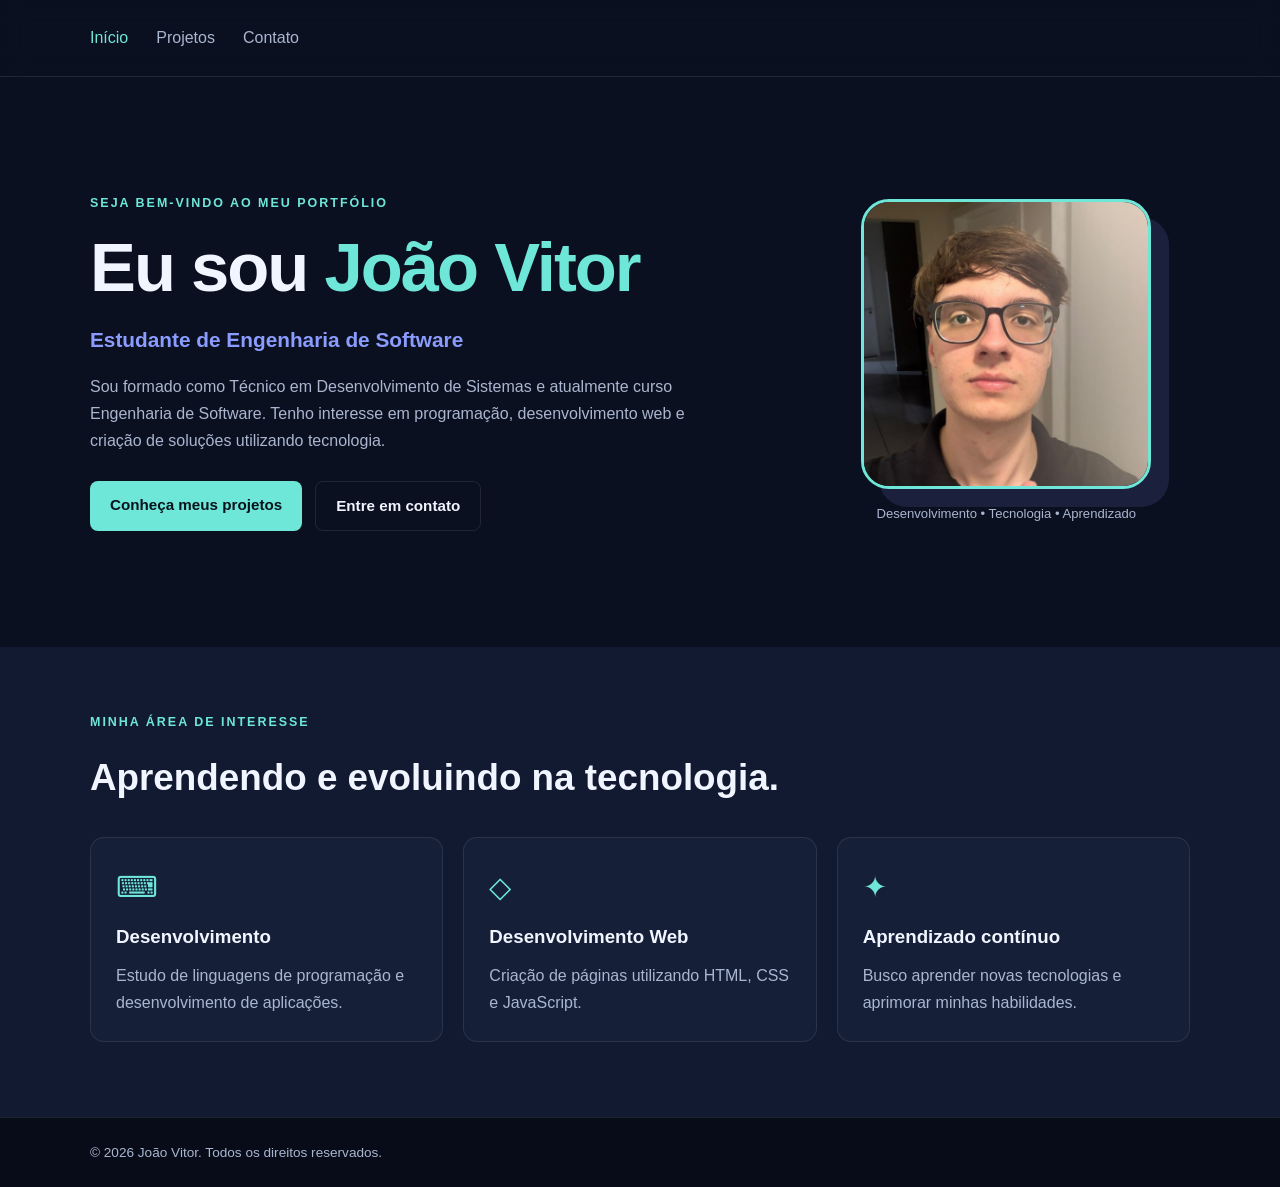
<file: index.html>
<!DOCTYPE html>
<html lang="pt-BR">
<head>
    <meta charset="UTF-8">
    <meta name="viewport" content="width=device-width, initial-scale=1.0">
    <title>Início | João Vitor</title>
    <link rel="stylesheet" href="css/style.css">
    <script src="js/script.js" defer></script>
</head>
<body>

    <header class="cabecalho">
        <nav class="container navegacao">

            <button class="menu-botao" aria-label="Abrir menu" aria-expanded="false">☰</button>

            <ul class="menu">
                <li><a class="ativo" href="index.html">Início</a></li>
                <li><a href="projetos.html">Projetos</a></li>
                <li><a href="contato.html">Contato</a></li>
            </ul>
        </nav>
    </header>

    <main>
        <section class="container hero">

            <div class="hero-conteudo">
                <p class="etiqueta">SEJA BEM-VINDO AO MEU PORTFÓLIO</p>

                <h1>Eu sou <span>João Vitor</span></h1>

                <h2>Estudante de Engenharia de Software</h2>

                <p>
                    Sou formado como Técnico em Desenvolvimento de Sistemas
                    e atualmente curso Engenharia de Software. Tenho interesse
                    em programação, desenvolvimento web e criação de soluções
                    utilizando tecnologia.
                </p>

                <div class="botoes">
                    <a class="botao" href="projetos.html">Conheça meus projetos</a>
                    <a class="botao botao-secundario" href="contato.html">Entre em contato</a>
                </div>
            </div>

            <div class="foto-container">
                <img src="perfil.jpg" alt="MinhaFoto" class="foto-perfil">
                <p>Desenvolvimento • Tecnologia • Aprendizado</p>
            </div>

        </section>

        <section class="secao-destaques">
            <div class="container">

                <p class="etiqueta">MINHA ÁREA DE INTERESSE</p>

                <h2 class="titulo-secao">
                    Aprendendo e evoluindo na tecnologia.
                </h2>

                <div class="grade-cartoes">

                    <article class="cartao">
                        <span class="icone">⌨</span>
                        <h3>Desenvolvimento</h3>
                        <p>
                            Estudo de linguagens de programação e
                            desenvolvimento de aplicações.
                        </p>
                    </article>

                    <article class="cartao">
                        <span class="icone">◇</span>
                        <h3>Desenvolvimento Web</h3>
                        <p>
                            Criação de páginas utilizando HTML,
                            CSS e JavaScript.
                        </p>
                    </article>

                    <article class="cartao">
                        <span class="icone">✦</span>
                        <h3>Aprendizado contínuo</h3>
                        <p>
                            Busco aprender novas tecnologias e
                            aprimorar minhas habilidades.
                        </p>
                    </article>

                </div>
            </div>
        </section>
    </main>

    <footer class="rodape">
        <div class="container rodape-conteudo">
            <p>
                © <span class="ano-atual"></span>
                João Vitor. Todos os direitos reservados.
            </p>
        </div>
    </footer>

</body>
</html>
</file>
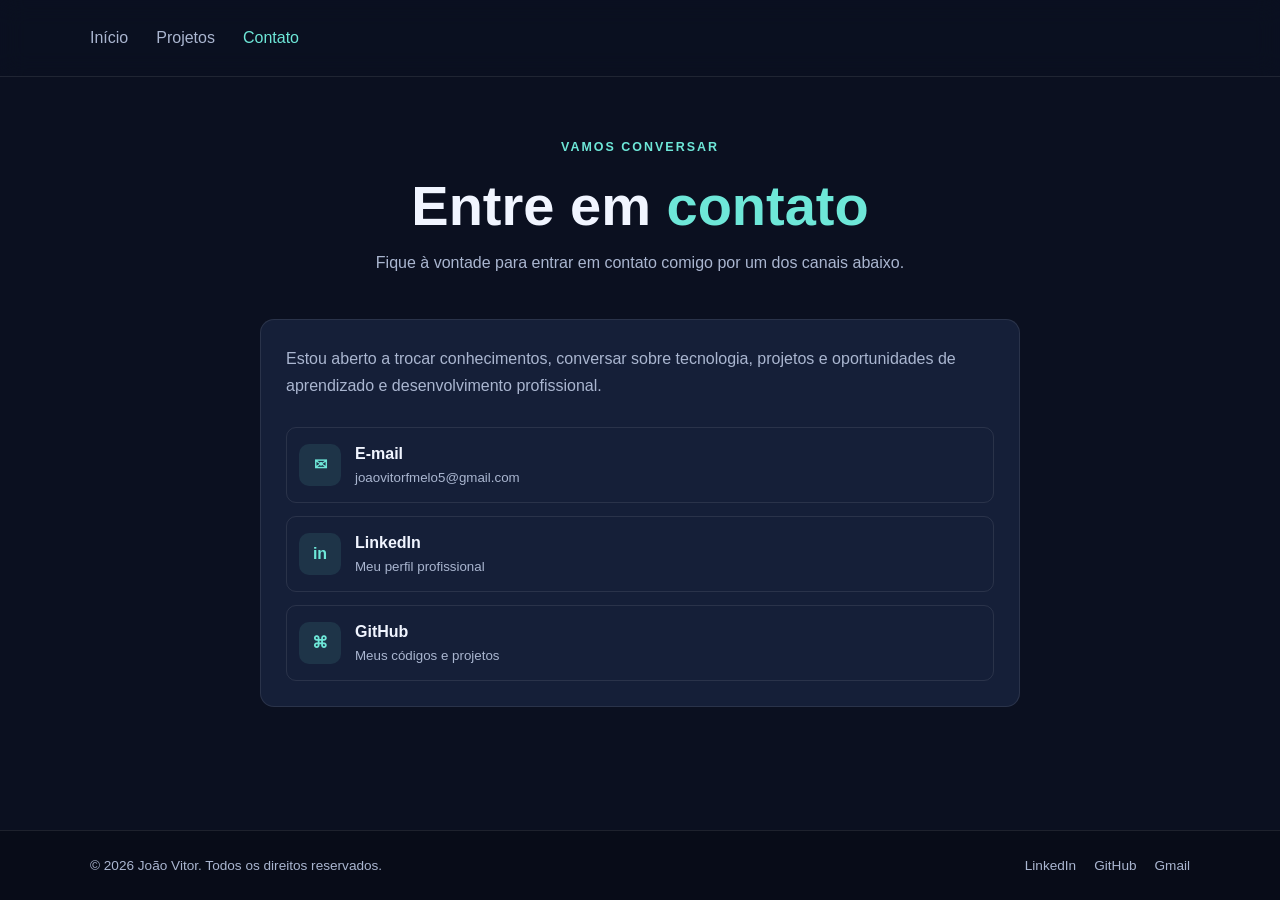
<file: contato.html>
<!DOCTYPE html>
<html lang="pt-BR">
<head>
    <meta charset="UTF-8">
    <meta name="viewport" content="width=device-width, initial-scale=1.0">
    <title>Contato | João Vitor</title>
    <link rel="stylesheet" href="css/style.css">
    <script src="js/script.js" defer></script>
</head>
<body>

    <header class="cabecalho">
        <nav class="container navegacao">

            <button class="menu-botao" aria-label="Abrir menu" aria-expanded="false">☰</button>

            <ul class="menu">
                <li><a href="index.html">Início</a></li>
                <li><a href="projetos.html">Projetos</a></li>
                <li><a class="ativo" href="contato.html">Contato</a></li>
            </ul>
        </nav>
    </header>

    <main class="container pagina">

        <section class="cabecalho-pagina">
            <p class="etiqueta">VAMOS CONVERSAR</p>

            <h1>Entre em <span>contato</span></h1>

            <p>
                Fique à vontade para entrar em contato comigo
                por um dos canais abaixo.
            </p>
        </section>

        <section class="contato-layout">

            <article class="cartao contato-texto">

                <p>
                    Estou aberto a trocar conhecimentos,
                    conversar sobre tecnologia, projetos e
                    oportunidades de aprendizado e desenvolvimento profissional.
                </p>

                <div class="contato-lista">

                    <a class="contato-item" href="mailto:joaovitorfmelo5@gmail.com">
                        <span class="contato-icone">✉</span>

                        <span>
                            <strong>E-mail</strong>
                            <small>joaovitorfmelo5@gmail.com</small>
                        </span>
                    </a>

                    <a class="contato-item"
                       href="https://www.linkedin.com/in/jo%C3%A3o-vitor-melo-2b745435a?utm_source=share_via&utm_content=profile&utm_medium=member_ios"
                       target="_blank" rel="noopener noreferrer">

                        <span class="contato-icone">in</span>

                        <span>
                            <strong>LinkedIn</strong>
                            <small>Meu perfil profissional</small>
                        </span>
                    </a>

                    <a class="contato-item"
                       href="https://github.com/joaomelo11"
                       target="_blank" rel="noopener noreferrer">

                        <span class="contato-icone">⌘</span>

                        <span>
                            <strong>GitHub</strong>
                            <small>Meus códigos e projetos</small>
                        </span>
                    </a>

                </div>
            </article>

        </section>

    </main>

    <footer class="rodape">
        <div class="container rodape-conteudo">

            <p>
                © <span class="ano-atual"></span>
                João Vitor. Todos os direitos reservados.
            </p>

            <div class="redes">
                <a href="https://www.linkedin.com/in/jo%C3%A3o-vitor-melo-2b745435a?utm_source=share_via&utm_content=profile&utm_medium=member_ios"
                   target="_blank" rel="noopener noreferrer">LinkedIn</a>

                <a href="https://github.com/joaomelo11"
                   target="_blank" rel="noopener noreferrer">GitHub</a>

                <a href="mailto:joaovitorfmelo5@gmail.com">Gmail</a>
            </div>

        </div>
    </footer>

</body>
</html>
</file>
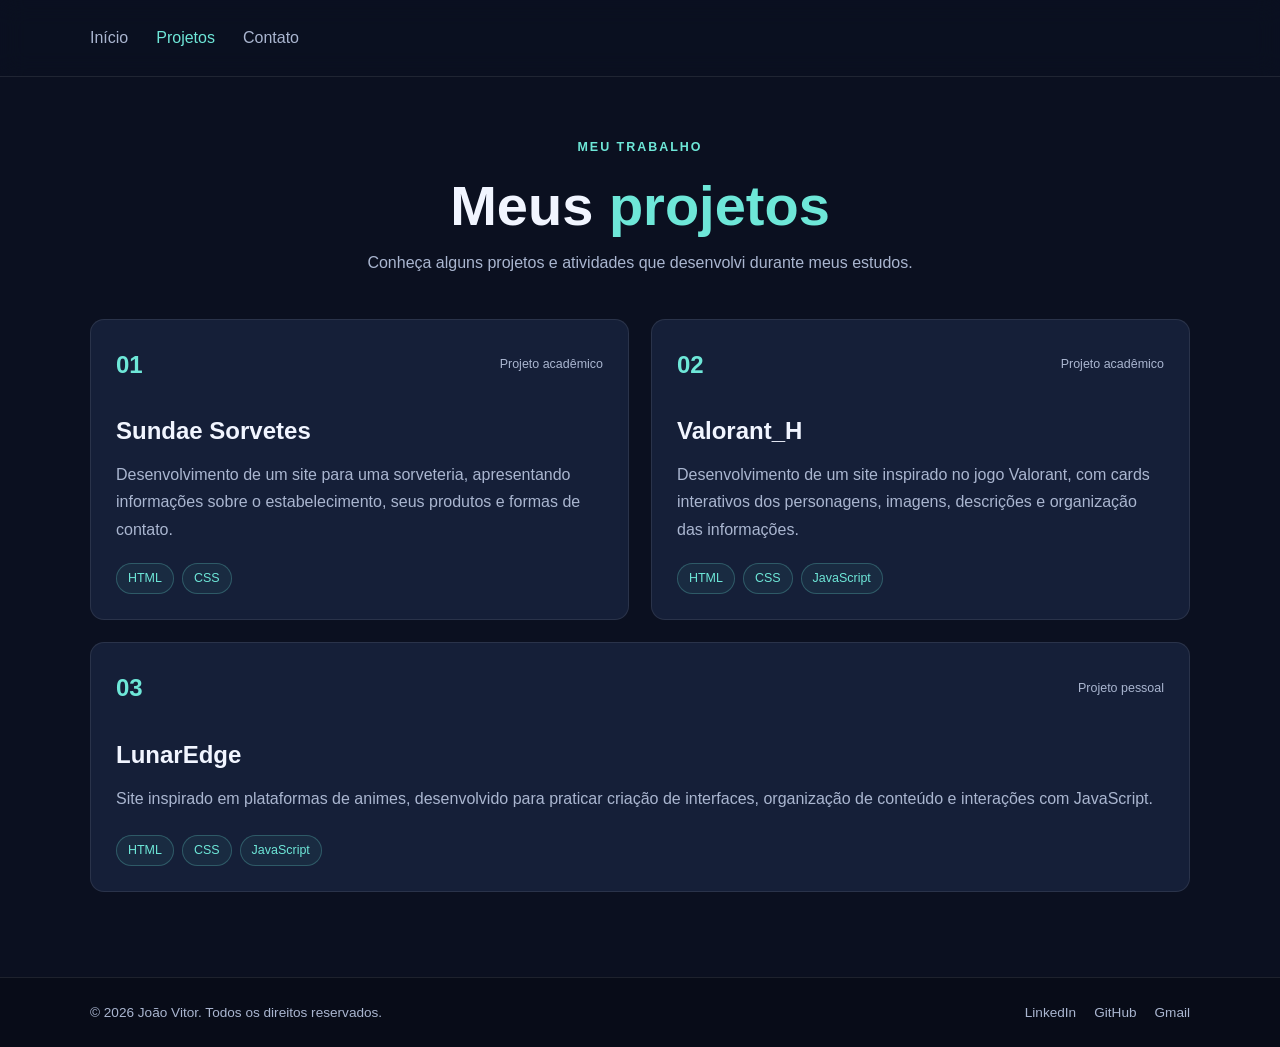
<file: projetos.html>
<!DOCTYPE html>
<html lang="pt-BR">
<head>
    <meta charset="UTF-8">
    <meta name="viewport" content="width=device-width, initial-scale=1.0">
    <title>Projetos | João Vitor</title>
    <link rel="stylesheet" href="css/style.css">
    <script src="js/script.js" defer></script>
</head>
<body>

    <header class="cabecalho">
        <nav class="container navegacao">

            <button class="menu-botao" aria-label="Abrir menu" aria-expanded="false">☰</button>

            <ul class="menu">
                <li><a href="index.html">Início</a></li>
                <li><a class="ativo" href="projetos.html">Projetos</a></li>
                <li><a href="contato.html">Contato</a></li>
            </ul>
        </nav>
    </header>

    <main class="container pagina">

        <section class="cabecalho-pagina">
            <p class="etiqueta">MEU TRABALHO</p>

            <h1>Meus <span>projetos</span></h1>

            <p>
                Conheça alguns projetos e atividades que desenvolvi
                durante meus estudos.
            </p>
        </section>

        <section class="grade-cartoes projetos">

            <article class="cartao projeto">

                <div class="projeto-topo">
                    <span class="numero">01</span>
                    <span class="categoria">Projeto acadêmico</span>
                </div>

                <h2>Sundae Sorvetes</h2>

                <p>
                    Desenvolvimento de um site para uma sorveteria,
                    apresentando informações sobre o estabelecimento,
                    seus produtos e formas de contato.
                </p>

                <div class="tags">
                    <span>HTML</span>
                    <span>CSS</span>
                </div>

            </article>

            <article class="cartao projeto">

                <div class="projeto-topo">
                    <span class="numero">02</span>
                    <span class="categoria">Projeto acadêmico</span>
                </div>

                <h2>Valorant_H</h2>

                <p>
                    Desenvolvimento de um site inspirado no jogo
                    Valorant, com cards interativos dos personagens,
                    imagens, descrições e organização das informações.
                </p>

                <div class="tags">
                    <span>HTML</span>
                    <span>CSS</span>
                    <span>JavaScript</span>
                </div>

            </article>

            <article class="cartao projeto">

                <div class="projeto-topo">
                    <span class="numero">03</span>
                    <span class="categoria">Projeto pessoal</span>
                </div>

                <h2>LunarEdge</h2>

                <p>
                    Site inspirado em plataformas de animes,
                    desenvolvido para praticar criação de interfaces,
                    organização de conteúdo e interações com JavaScript.
                </p>

                <div class="tags">
                    <span>HTML</span>
                    <span>CSS</span>
                    <span>JavaScript</span>
                </div>

            </article>

        </section>

    </main>

    <footer class="rodape">
        <div class="container rodape-conteudo">

            <p>
                © <span class="ano-atual"></span>
                João Vitor. Todos os direitos reservados.
            </p>

            <div class="redes">
                <a href="https://www.linkedin.com/in/jo%C3%A3o-vitor-melo-2b745435a?utm_source=share_via&utm_content=profile&utm_medium=member_ios"
                   target="_blank" rel="noopener noreferrer">LinkedIn</a>

                <a href="https://github.com/joaomelo11"
                   target="_blank" rel="noopener noreferrer">GitHub</a>

                <a href="mailto:joaovitorfmelo5@gmail.com">Gmail</a>
            </div>

        </div>
    </footer>

</body>
</html>
</file>
<file: css/style.css>
:root {
    --fundo: #0b1020;
    --fundo-claro: #111a30;
    --cartao: #151f38;
    --texto: #f1f5ff;
    --suave: #aab6d0;
    --destaque: #6ee7d8;
    --azul: #8b9cff;
    --borda: rgba(255,255,255,.09);
    --largura: 1100px;
}

* {
    box-sizing: border-box;
    margin: 0;
    padding: 0;
}

html {
    scroll-behavior: smooth;
}

body {
    min-height: 100vh;
    display: flex;
    flex-direction: column;
    background: var(--fundo);
    color: var(--texto);
    font-family: Arial, Helvetica, sans-serif;
    line-height: 1.7;
}

main {
    flex: 1;
}

a {
    color: inherit;
    text-decoration: none;
}

.container {
    width: min(90%, var(--largura));
    margin-inline: auto;
}

.cabecalho {
    position: sticky;
    top: 0;
    z-index: 10;
    background: rgba(11,16,32,.94);
    border-bottom: 1px solid var(--borda);
    backdrop-filter: blur(12px);
}

.navegacao {
    min-height: 76px;
    display: flex;
    align-items: center;
    justify-content: space-between;
}

.logo {
    font-size: 1.5rem;
    font-weight: 900;
}

.logo span,
h1 span {
    color: var(--destaque);
}

.menu {
    display: flex;
    gap: 28px;
    list-style: none;
}

.menu a {
    color: var(--suave);
    transition: color .2s;
}

.menu a:hover,
.menu a.ativo {
    color: var(--destaque);
}

.menu-botao {
    display: none;
    border: 0;
    background: none;
    color: var(--texto);
    font-size: 1.7rem;
    cursor: pointer;
}

.hero {
    min-height: 570px;
    display: grid;
    grid-template-columns: 1.3fr .7fr;
    align-items: center;
    gap: 50px;
    padding-block: 65px;
}

.etiqueta {
    color: var(--destaque);
    font-size: .78rem;
    font-weight: 800;
    letter-spacing: 2px;
    margin-bottom: 14px;
}

.hero h1 {
    font-size: clamp(2.5rem, 6vw, 4.3rem);
    line-height: 1.15;
    letter-spacing: -2px;
}

.hero h2 {
    color: var(--azul);
    font-size: 1.3rem;
    margin: 15px 0;
}

.hero-conteudo > p:not(.etiqueta) {
    max-width: 620px;
    color: var(--suave);
}

.botoes {
    display: flex;
    flex-wrap: wrap;
    gap: 13px;
    margin-top: 27px;
}

.botao {
    display: inline-block;
    border: 0;
    border-radius: 8px;
    padding: 11px 20px;
    background: var(--destaque);
    color: #07131c;
    font-weight: 800;
    cursor: pointer;
    transition: transform .2s, box-shadow .2s;
    font-size: .95rem;
}

.botao:hover {
    transform: translateY(-3px);
    box-shadow: 0 8px 24px rgba(110,231,216,.2);
}

.botao-secundario {
    color: var(--texto);
    background: transparent;
    border: 1px solid var(--borda);
}

.foto-container {
    display: flex;
    flex-direction: column;
    align-items: center;
    gap: 14px;
    animation: aparecer .9s ease both;
}

.foto-perfil {
    width: min(290px, 75vw);
    aspect-ratio: 1;
    object-fit: cover;
    border-radius: 28px;
    border: 3px solid var(--destaque);
    background: var(--fundo-claro);
    box-shadow: 18px 18px 0 rgba(139,156,255,.13);
}

.foto-container p {
    color: var(--suave);
    font-size: .82rem;
    text-align: center;
}

.secao-destaques {
    background: var(--fundo-claro);
    padding: 65px 0 75px;
}

.titulo-secao {
    font-size: clamp(1.7rem, 4vw, 2.3rem);
    margin-bottom: 27px;
}

.grade-cartoes {
    display: grid;
    grid-template-columns: repeat(3, 1fr);
    gap: 20px;
}

.cartao {
    background: var(--cartao);
    border: 1px solid var(--borda);
    border-radius: 14px;
    padding: 25px;
    transition: transform .25s, border-color .25s;
}

.cartao:hover {
    transform: translateY(-5px);
    border-color: rgba(110,231,216,.45);
}

.icone {
    color: var(--destaque);
    font-size: 1.8rem;
}

.cartao h2,
.cartao h3 {
    margin: 9px 0;
}

.cartao p {
    color: var(--suave);
}

.rodape {
    background: #080c18;
    border-top: 1px solid var(--borda);
    padding: 23px 0;
}

.rodape-conteudo {
    display: flex;
    justify-content: space-between;
    align-items: center;
    gap: 18px;
    color: var(--suave);
    font-size: .85rem;
}

.redes {
    display: flex;
    gap: 18px;
}

.redes a {
    transition: color .2s;
}

.redes a:hover {
    color: var(--destaque);
}

.pagina {
    padding-block: 60px 85px;
}

.cabecalho-pagina {
    text-align: center;
    margin-bottom: 42px;
}

.cabecalho-pagina h1 {
    font-size: clamp(2.4rem, 5vw, 3.5rem);
    line-height: 1.2;
    margin-bottom: 10px;
}

.cabecalho-pagina > p:last-child {
    color: var(--suave);
}

.projeto {
    display: flex;
    flex-direction: column;
    min-height: 250px;
}

.projeto-topo {
    display: flex;
    justify-content: space-between;
    align-items: center;
    margin-bottom: 17px;
}

.numero {
    color: var(--destaque);
    font-size: 1.5rem;
    font-weight: 900;
}

.categoria {
    color: var(--suave);
    font-size: .78rem;
}

.projeto p {
    flex: 1;
}

.grade-cartoes.projetos {
    grid-template-columns: repeat(2, 1fr);
    gap: 22px;
}

.grade-cartoes.projetos .projeto:last-child {
    grid-column: 1 / -1;
}

.tags {
    display: flex;
    flex-wrap: wrap;
    gap: 8px;
    margin: 20px 0 0;
}

.tags span {
    color: var(--destaque);
    background: rgba(110,231,216,.06);
    border: 1px solid rgba(110,231,216,.25);
    border-radius: 30px;
    padding: 4px 11px;
    font-size: .78rem;
}

.contato-layout {
    display: grid;
    grid-template-columns: 1fr;
    gap: 22px;
    align-items: start;
    max-width: 760px;
    margin: 0 auto;
}

.contato-texto > p {
    color: var(--suave);
}

.contato-lista {
    display: grid;
    gap: 13px;
    margin-top: 28px;
}

.contato-item {
    display: flex;
    align-items: center;
    gap: 14px;
    padding: 12px;
    border: 1px solid var(--borda);
    border-radius: 10px;
    transition: border-color .2s, transform .2s;
}

.contato-item:hover {
    border-color: var(--destaque);
    transform: translateX(4px);
}

.contato-icone {
    width: 42px;
    height: 42px;
    display: grid;
    place-items: center;
    border-radius: 10px;
    background: rgba(110,231,216,.1);
    color: var(--destaque);
    font-weight: 800;
}

.contato-item span:last-child {
    display: grid;
}

.contato-item small {
    color: var(--suave);
    overflow-wrap: anywhere;
}

@keyframes aparecer {
    from {
        opacity: 0;
        transform: translateY(18px);
    }

    to {
        opacity: 1;
        transform: translateY(0);
    }
}

@media (max-width: 760px) {

    .hero {
        grid-template-columns: 1fr;
        text-align: center;
        gap: 35px;
    }

    .hero-conteudo > p:not(.etiqueta) {
        margin-inline: auto;
    }

    .foto-container {
        grid-row: 1;
    }

    .foto-perfil {
        width: 220px;
    }

    .botoes {
        justify-content: center;
    }

    .grade-cartoes {
        grid-template-columns: 1fr;
    }

    .grade-cartoes.projetos {
        grid-template-columns: 1fr;
    }

    .contato-layout {
        grid-template-columns: 1fr;
    }

    .rodape-conteudo {
        flex-direction: column;
        text-align: center;
    }
}

@media (max-width: 560px) {

    .navegacao {
        min-height: 66px;
    }

    .menu-botao {
        display: block;
    }

    .menu {
        display: none;
        position: absolute;
        top: 66px;
        left: 0;
        right: 0;
        padding: 18px 5%;
        background: #0b1020;
        border-bottom: 1px solid var(--borda);
        flex-direction: column;
        gap: 12px;
    }

    .menu.aberto {
        display: flex;
    }

    .botoes {
        flex-direction: column;
    }

    .botoes .botao {
        text-align: center;
    }

    .pagina {
        padding-top: 42px;
    }

    .projeto {
        min-height: auto;
    }

    .redes {
        flex-wrap: wrap;
        justify-content: center;
    }
}
</file>
